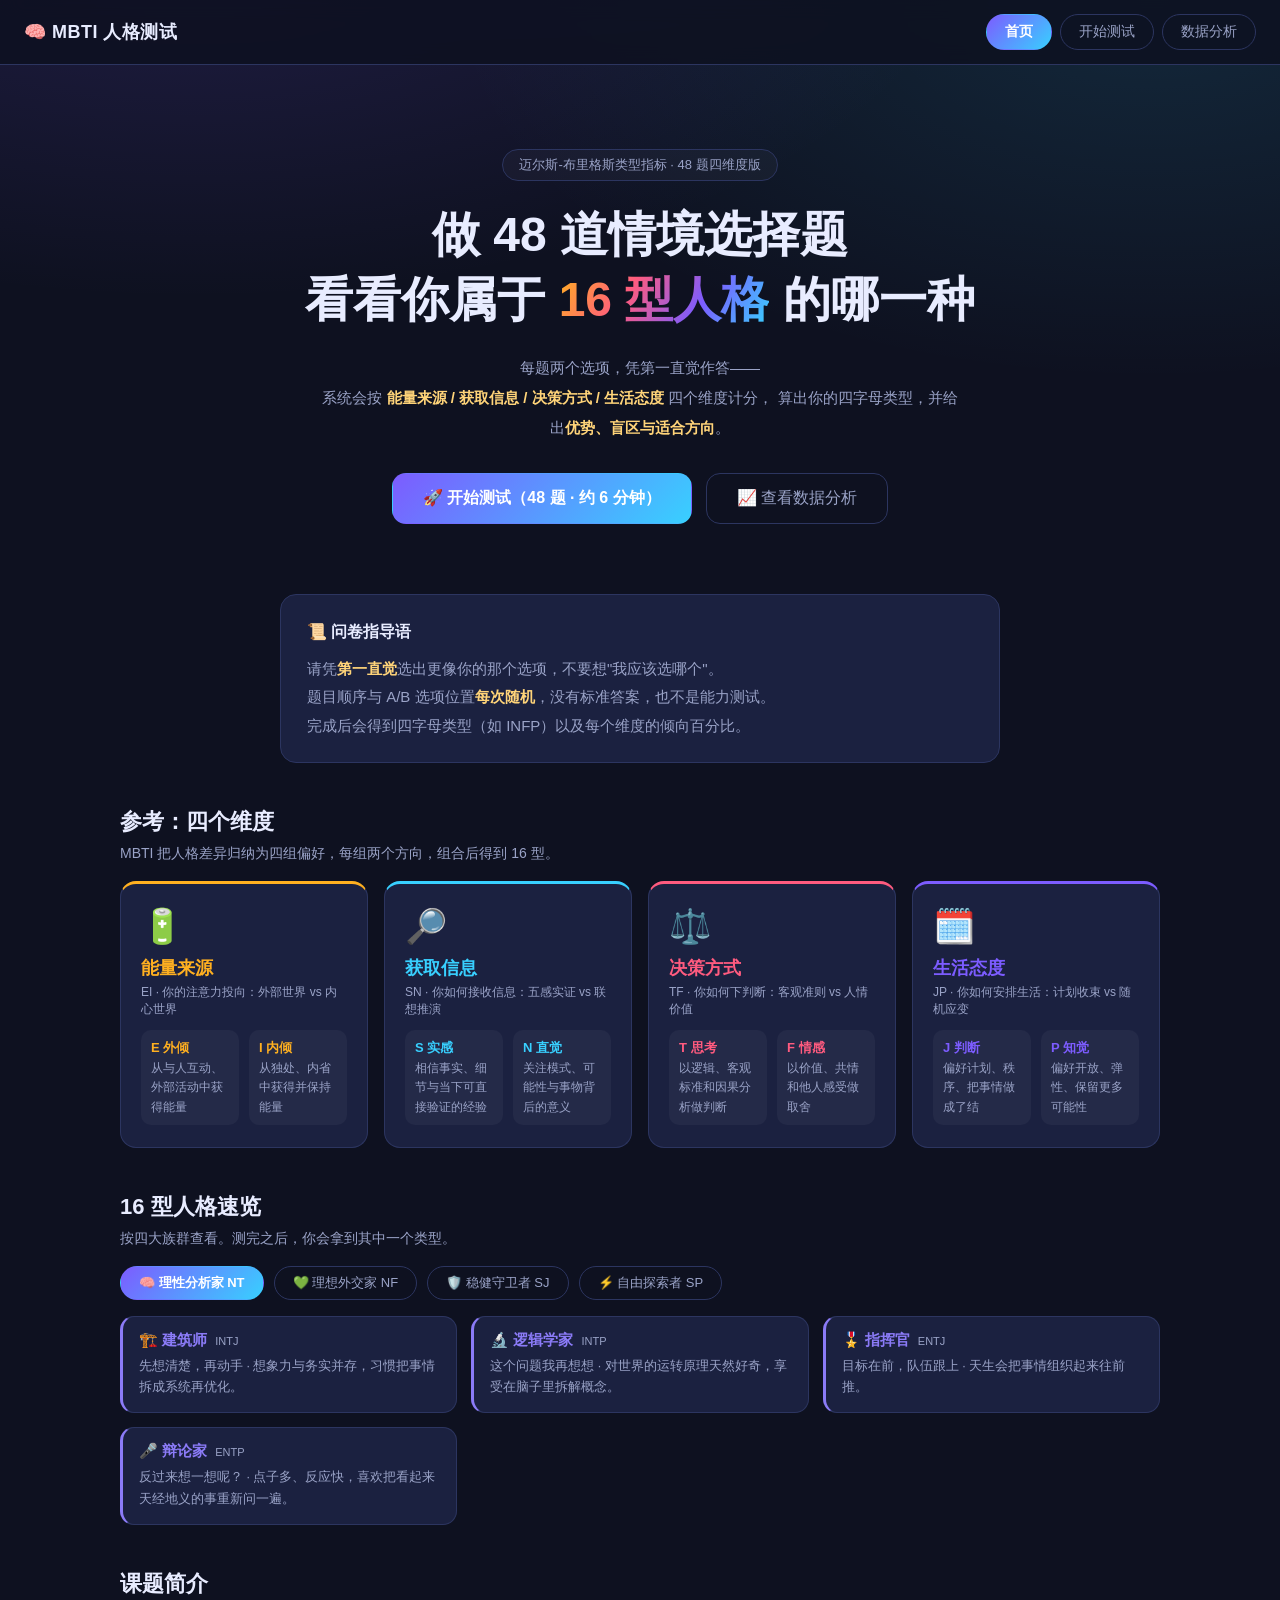
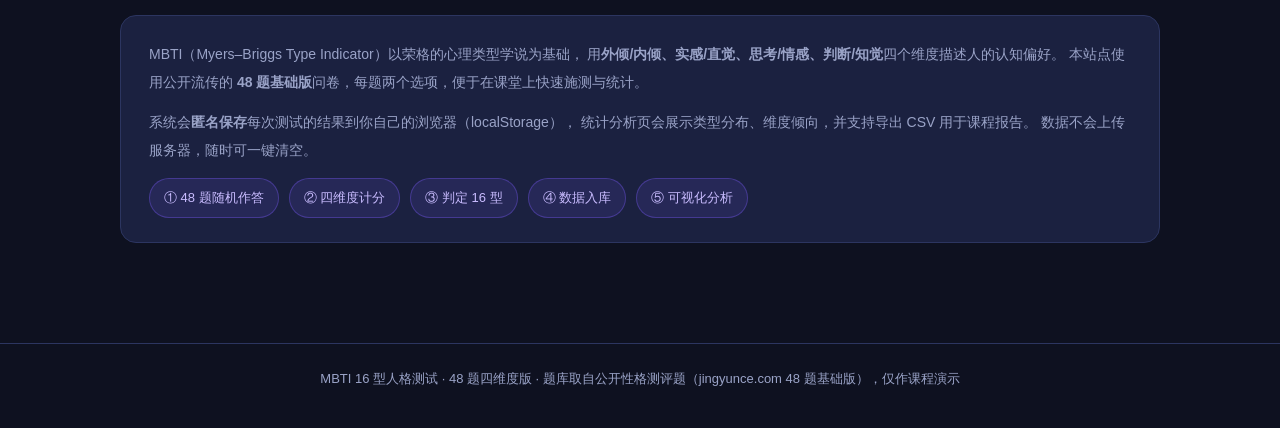
<file: mbti/index.html>
<!doctype html>
<html lang="zh-CN">
<head>
  <meta charset="utf-8">
  <meta name="viewport" content="width=device-width, initial-scale=1">
  <title>MBTI 16 型人格测试 · 48 题 · 四维度计分</title>
  <link rel="stylesheet" href="css/style.css">
</head>
<body>

  <!-- ===== 顶部导航 ===== -->
  <header class="topbar">
    <div class="brand">🧠 MBTI 人格测试</div>
    <nav>
      <button class="nav-btn active" data-view="home" onclick="showView('home')">首页</button>
      <button class="nav-btn" data-view="quiz" onclick="startTest()">开始测试</button>
      <button class="nav-btn" data-view="analysis" onclick="showView('analysis')">数据分析</button>
    </nav>
  </header>

  <main>
    <!-- ===== 首页 ===== -->
    <section id="view-home" class="view active">
      <div class="hero">
        <div class="hero-badge">迈尔斯-布里格斯类型指标 · 48 题四维度版</div>
        <h1>做 48 道情境选择题<br/>看看你属于 <span class="grad">16 型人格</span> 的哪一种</h1>
        <p class="hero-sub">
          每题两个选项，凭第一直觉作答——<br/>
          系统会按 <b>能量来源 / 获取信息 / 决策方式 / 生活态度</b> 四个维度计分，
          算出你的四字母类型，并给出<b>优势、盲区与适合方向</b>。
        </p>
        <div class="hero-actions">
          <button class="btn btn-primary btn-lg" onclick="startTest()">🚀 开始测试（48 题 · 约 6 分钟）</button>
          <button class="btn btn-ghost btn-lg" onclick="showView('analysis')">📈 查看数据分析</button>
        </div>
      </div>

      <div class="guide-box">
        <h3>📜 问卷指导语</h3>
        <p>
          请凭<b>第一直觉</b>选出更像你的那个选项，不要想"我应该选哪个"。<br/>
          题目顺序与 A/B 选项位置<b>每次随机</b>，没有标准答案，也不是能力测试。<br/>
          完成后会得到四字母类型（如 INFP）以及每个维度的倾向百分比。
        </p>
      </div>

      <h2 class="section-title">参考：四个维度</h2>
      <p class="section-sub">MBTI 把人格差异归纳为四组偏好，每组两个方向，组合后得到 16 型。</p>
      <div class="type-grid" id="home-dims"></div>

      <h2 class="section-title">16 型人格速览</h2>
      <p class="section-sub">按四大族群查看。测完之后，你会拿到其中一个类型。</p>
      <div class="tag-wall-switch" id="tag-wall-switch"></div>
      <div class="tag-wall" id="tag-wall"></div>

      <h2 class="section-title">课题简介</h2>
      <div class="intro-card">
        <p>
          MBTI（Myers–Briggs Type Indicator）以荣格的心理类型学说为基础，
          用<b>外倾/内倾、实感/直觉、思考/情感、判断/知觉</b>四个维度描述人的认知偏好。
          本站点使用公开流传的 <b>48 题基础版</b>问卷，每题两个选项，便于在课堂上快速施测与统计。
        </p>
        <p>
          系统会<b>匿名保存</b>每次测试的结果到你自己的浏览器（localStorage），
          统计分析页会展示类型分布、维度倾向，并支持导出 CSV 用于课程报告。
          数据不会上传服务器，随时可一键清空。
        </p>
        <div class="intro-steps">
          <span>① 48 题随机作答</span><span>② 四维度计分</span><span>③ 判定 16 型</span>
          <span>④ 数据入库</span><span>⑤ 可视化分析</span>
        </div>
      </div>
    </section>

    <!-- ===== 测试页 ===== -->
    <section id="view-quiz" class="view">
      <div class="quiz-progress-wrap">
        <div class="quiz-progress-text" id="quiz-progress-text"></div>
        <div class="quiz-progress-track"><div class="quiz-progress-bar" id="quiz-progress-bar"></div></div>
      </div>
      <div id="quiz-box" class="quiz-box"></div>
    </section>

    <!-- ===== 结果页 ===== -->
    <section id="view-result" class="view">
      <div id="result-box"></div>
    </section>

    <!-- ===== 数据分析 ===== -->
    <section id="view-analysis" class="view">
      <h2 class="section-title">测试数据分析</h2>
      <p class="section-sub">数据保存在本机浏览器（localStorage），可用于课堂展示与统计报告。</p>
      <div class="kpi-cards" id="kpi-row"></div>

      <div class="panel-grid">
        <div class="panel">
          <h3>16 型分布排行</h3>
          <div id="type-rank"></div>
        </div>
        <div class="panel">
          <h3>四维度平均倾向</h3>
          <div id="dim-stat"></div>
        </div>
      </div>

      <div class="info-card">
        <h3>怎么用这些数据</h3>
        <ul>
          <li><b>课堂统计</b>：做完一轮后点「导出问卷数据 CSV」，用 Excel 打开即可做进一步分析。</li>
          <li><b>维度倾向</b>：看四个维度各自的百分比落差，落差越大说明偏好越鲜明。</li>
          <li><b>类型分布</b>：柱状图按人次排序，可以快速看出这一批被测者的集中类型。</li>
          <li><b>隐私说明</b>：所有记录只存在你自己的浏览器里，换设备或清空缓存即失效。</li>
        </ul>
      </div>

      <div class="data-actions">
        <button class="btn btn-primary" onclick="loadDemoData()">🎲 载入示例数据（演示用）</button>
        <button class="btn btn-ghost" onclick="exportCSV()">⬇️ 导出问卷数据 CSV</button>
        <button class="btn btn-ghost" onclick="clearData()">🗑️ 清空本地数据</button>
      </div>
    </section>
  </main>

  <footer class="footer">
    MBTI 16 型人格测试 · 48 题四维度版 · 题库取自公开性格测评题（jingyunce.com 48 题基础版），仅作课程演示
  </footer>

  <script src="js/data.js"></script>
  <script src="js/app.js"></script>
</body>
</html>
</file>
<file: mbti/css/style.css>
/* ============================================================
 * MBTI 16 型人格测试 · 样式
 * 视觉参照 AI漫剧编剧人格测试（暗色 · 渐变霓虹风）
 * ============================================================ */

:root {
  --bg: #0e1120;
  --bg-2: #161b30;
  --card: #1b2140;
  --card-2: #202750;
  --line: #2c3560;
  --text: #e8ecff;
  --muted: #9aa3c7;
  --accent: #7c5cff;
  --accent-2: #38d0ff;
}

* { box-sizing: border-box; margin: 0; padding: 0; }

body {
  font-family: "PingFang SC", "Microsoft YaHei", "Segoe UI", sans-serif;
  background: var(--bg);
  color: var(--text);
  min-height: 100vh;
  font-size: 15px;
  background-image:
    radial-gradient(800px 400px at 15% -5%, rgba(124, 92, 255, .18), transparent),
    radial-gradient(700px 380px at 90% 0%, rgba(56, 208, 255, .12), transparent);
  background-repeat: no-repeat;
}

main { max-width: 1080px; margin: 0 auto; padding: 28px 20px 60px; }

/* ---------- 顶栏 ---------- */
.topbar {
  position: sticky; top: 0; z-index: 50;
  display: flex; align-items: center; justify-content: space-between;
  padding: 14px 24px;
  background: rgba(14, 17, 32, .85);
  backdrop-filter: blur(10px);
  border-bottom: 1px solid var(--line);
}
.brand { font-weight: 800; font-size: 18px; letter-spacing: .5px; }
nav { display: flex; gap: 8px; }
.nav-btn {
  padding: 8px 18px; border-radius: 999px; border: 1px solid var(--line);
  background: transparent; color: var(--muted); cursor: pointer; font-size: 14px;
  font-family: inherit; transition: all .2s;
}
.nav-btn:hover { color: var(--text); border-color: var(--accent); }
.nav-btn.active {
  color: #fff; background: linear-gradient(135deg, var(--accent), var(--accent-2));
  border-color: transparent; font-weight: 600;
}

/* ---------- 视图切换 ---------- */
.view { display: none; animation: fade .35s ease; }
.view.active { display: block; }
@keyframes fade { from { opacity: 0; transform: translateY(10px); } to { opacity: 1; transform: none; } }

/* ---------- 首页 Hero ---------- */
.hero { text-align: center; padding: 56px 16px 40px; }
.hero-badge {
  display: inline-block; padding: 6px 16px; margin-bottom: 22px;
  border: 1px solid var(--line); border-radius: 999px;
  color: var(--muted); font-size: 13px; background: rgba(255,255,255,.03);
}
.hero h1 { font-size: clamp(30px, 5vw, 48px); line-height: 1.35; font-weight: 900; }
.grad {
  background: linear-gradient(120deg, #ffb020, #ff5b7f, #7c5cff, #38d0ff);
  -webkit-background-clip: text; background-clip: text; color: transparent;
}
.hero-sub { margin: 20px auto 30px; max-width: 640px; color: var(--muted); line-height: 2; font-size: 15px; }
.hero-sub b { color: #ffd479; }
.hero-actions { display: flex; gap: 14px; justify-content: center; flex-wrap: wrap; }

.guide-box {
  margin: 30px auto 10px; max-width: 720px;
  background: var(--card); border: 1px solid var(--line); border-radius: 16px;
  padding: 22px 26px; line-height: 1.9; color: var(--muted);
}
.guide-box h3 { color: var(--text); margin-bottom: 8px; font-size: 16px; }
.guide-box b { color: #ffd479; }

/* ---------- 通用标题 ---------- */
.section-title { margin: 44px 0 8px; font-size: 22px; font-weight: 800; }
.sub-title { margin: 36px 0 14px; font-size: 19px; font-weight: 800; }
.section-sub { color: var(--muted); font-size: 14px; margin-bottom: 18px; }

/* ---------- 卡片网格 ---------- */
.type-grid { display: grid; grid-template-columns: repeat(auto-fit, minmax(230px, 1fr)); gap: 16px; margin-top: 16px; }
.type-card {
  background: var(--card); border: 1px solid var(--line); border-top: 3px solid var(--c);
  border-radius: 16px; padding: 22px 20px; transition: transform .2s, box-shadow .2s;
}
.type-card:hover { transform: translateY(-4px); box-shadow: 0 12px 30px rgba(0,0,0,.35); }
.type-emoji { font-size: 34px; margin-bottom: 10px; }
.type-card h3 { font-size: 18px; color: var(--c); }
.type-card-title { font-size: 12px; color: var(--muted); margin: 4px 0 10px; }
.type-card p { color: var(--muted); font-size: 13px; line-height: 1.7; margin-bottom: 12px; }
.type-card-slogan { font-size: 12px; color: var(--text); opacity: .75; border-left: 2px solid var(--c); padding-left: 10px; }

.pole-row { display: flex; justify-content: space-between; gap: 10px; margin-top: 12px; }
.pole {
  flex: 1; font-size: 12px; color: var(--muted); line-height: 1.6;
  background: rgba(255,255,255,.04); border-radius: 10px; padding: 8px 10px;
}
.pole b { color: var(--c); font-size: 13px; }

/* ---------- 标签墙 ---------- */
.tag-wall-switch { display: flex; gap: 10px; flex-wrap: wrap; margin-bottom: 16px; }
.chip {
  padding: 7px 18px; border-radius: 999px; border: 1px solid var(--line);
  background: transparent; color: var(--muted); cursor: pointer; font-size: 13px; font-family: inherit;
  transition: all .2s;
}
.chip:hover { color: var(--text); border-color: var(--accent); }
.chip.active {
  color: #fff; background: linear-gradient(135deg, var(--accent), var(--accent-2));
  border-color: transparent; font-weight: 600;
}
.tag-wall { display: grid; grid-template-columns: repeat(auto-fill, minmax(250px, 1fr)); gap: 14px; }
.tag-chip {
  background: var(--card); border: 1px solid var(--line); border-left: 3px solid var(--c);
  border-radius: 14px; padding: 14px 16px; transition: transform .2s;
}
.tag-chip:hover { transform: translateY(-3px); }
.tag-chip-name { font-size: 15px; font-weight: 700; color: var(--c); }
.tag-chip-main { font-size: 11px; color: var(--muted); font-weight: 400; margin-left: 8px; }
.tag-chip-desc { font-size: 12.5px; color: var(--muted); line-height: 1.7; margin-top: 6px; }

.intro-card {
  background: var(--card); border: 1px solid var(--line); border-radius: 16px;
  padding: 24px 28px; color: var(--muted); line-height: 2; font-size: 14px; margin-top: 16px;
}
.intro-card p { margin-bottom: 12px; }
.intro-steps { display: flex; gap: 10px; flex-wrap: wrap; margin-top: 14px; }
.intro-steps span {
  background: rgba(124,92,255,.12); color: #c9bcff; border: 1px solid rgba(124,92,255,.35);
  padding: 6px 14px; border-radius: 999px; font-size: 13px;
}

/* ---------- 按钮 ---------- */
.btn {
  padding: 10px 22px; border-radius: 12px; border: 1px solid var(--line);
  background: var(--card); color: var(--text); cursor: pointer; font-size: 14px;
  font-family: inherit; transition: all .2s;
}
.btn:hover { border-color: var(--accent); transform: translateY(-1px); }
.btn:disabled { opacity: .35; cursor: not-allowed; transform: none; }
.btn-primary {
  background: linear-gradient(135deg, var(--accent), var(--accent-2));
  border-color: transparent; font-weight: 700; color: #fff;
}
.btn-ghost { background: transparent; color: var(--muted); }
.btn-ghost:hover { color: var(--text); }
.btn-lg { padding: 14px 30px; font-size: 16px; border-radius: 14px; }

/* ---------- 测试页 ---------- */
.quiz-progress-wrap { max-width: 720px; margin: 10px auto 22px; text-align: center; }
.quiz-progress-text { color: var(--muted); font-size: 13px; margin-bottom: 8px; }
.quiz-progress-track { height: 8px; background: var(--card-2); border-radius: 999px; overflow: hidden; }
.quiz-progress-bar {
  height: 100%; width: 0; border-radius: 999px;
  background: linear-gradient(90deg, var(--accent), var(--accent-2));
  transition: width .35s ease;
}
.quiz-box {
  max-width: 720px; margin: 0 auto;
  background: var(--card); border: 1px solid var(--line); border-radius: 20px;
  padding: 32px 34px;
}
.q-tag {
  display: inline-block; font-size: 12px; color: var(--c, #ffd479);
  background: rgba(255,255,255,.05); border: 1px solid var(--c, rgba(255,176,32,.4));
  padding: 4px 12px; border-radius: 999px; margin-bottom: 14px;
}
.q-title { font-size: 22px; font-weight: 800; margin-bottom: 22px; line-height: 1.5; }
.options { display: flex; flex-direction: column; gap: 12px; }
.option {
  display: flex; align-items: center; gap: 14px; text-align: left;
  width: 100%; padding: 15px 16px; cursor: pointer;
  background: var(--bg-2); border: 1px solid var(--line); border-radius: 14px;
  color: var(--text); font-size: 14.5px; line-height: 1.65; transition: all .18s;
  font-family: inherit;
}
.option:hover { border-color: var(--accent); background: #1e2547; transform: translateX(4px); }
.option.selected { border-color: var(--accent); background: rgba(124,92,255,.14); }
.opt-letter {
  flex: none; width: 34px; height: 34px; border-radius: 10px;
  display: flex; align-items: center; justify-content: center;
  font-weight: 800; font-size: 15px; color: #0e1120; background: var(--accent);
}
.quiz-nav { display: flex; justify-content: space-between; margin-top: 26px; }

/* ---------- 结果页 ---------- */
.result-card {
  max-width: 760px; margin: 0 auto; text-align: center;
  background: var(--card); border: 1px solid var(--line); border-top: 4px solid var(--c);
  border-radius: 22px; padding: 44px 40px;
  animation: fade .4s ease;
}
.result-emoji { font-size: 56px; }
.result-label { color: var(--muted); margin: 12px 0 6px; font-size: 14px; letter-spacing: 2px; }
.result-name { font-size: 46px; color: var(--c); font-weight: 900; letter-spacing: 2px; }
.result-sub { margin-top: 6px; font-size: 14px; color: var(--muted); letter-spacing: 1px; }
.result-title { margin-top: 10px; color: var(--text); font-size: 16px; opacity: .9; }
.result-desc { margin: 18px auto 0; max-width: 560px; color: var(--muted); line-height: 2; text-align: left; }
.result-tags { margin: 18px 0 6px; display: flex; gap: 10px; justify-content: center; flex-wrap: wrap; }
.result-tags span {
  background: rgba(255,255,255,.05); border: 1px solid var(--c); color: var(--c);
  font-size: 13px; padding: 5px 14px; border-radius: 999px;
}
.dim-bars { margin-top: 26px; text-align: left; }
.dim-bars h3 { font-size: 15px; margin-bottom: 14px; }
.dim-row { display: grid; grid-template-columns: 1fr; gap: 6px; margin-bottom: 16px; }
.dim-head { display: flex; justify-content: space-between; font-size: 13px; color: var(--muted); }
.dim-head b { font-size: 15px; }
.two-bar { display: grid; grid-template-columns: 1fr 6px 1fr; align-items: center; gap: 0; }
.two-bar span { display: block; height: 10px; border-radius: 999px; background: var(--card-2); overflow: hidden; }
.two-bar span i { display: block; height: 100%; width: 0; transition: width .7s ease; }
.two-bar .left i { float: right; border-radius: 0 999px 999px 0; }
.two-bar .right i { border-radius: 0 999px 999px 0; }
.two-bar .mid { width: 6px; height: 10px; }

.pair-grid { display: grid; grid-template-columns: 1fr 1fr; gap: 16px; margin-top: 26px; text-align: left; }
@media (max-width: 700px) { .pair-grid { grid-template-columns: 1fr; } }
.pair-box { background: var(--bg-2); border: 1px solid var(--line); border-radius: 14px; padding: 18px 20px; }
.pair-box h4 { font-size: 14px; margin-bottom: 10px; color: var(--text); }
.pair-box ul { list-style: none; }
.pair-box li {
  color: var(--muted); font-size: 13.5px; line-height: 1.8;
  padding: 4px 0 4px 20px; position: relative;
}
.pair-box li::before { content: "▸"; position: absolute; left: 2px; color: var(--c); }
.career-line { margin-top: 18px; color: var(--muted); font-size: 14px; text-align: left; }
.career-line span { color: var(--text); }
.result-actions { margin-top: 30px; display: flex; gap: 12px; justify-content: center; flex-wrap: wrap; }

/* ---------- 分析页 ---------- */
.kpi-cards { display: grid; grid-template-columns: repeat(auto-fit, minmax(200px, 1fr)); gap: 16px; margin: 18px 0 26px; }
.kpi { background: var(--card); border: 1px solid var(--line); border-radius: 16px; padding: 22px; text-align: center; }
.kpi-num { font-size: 26px; font-weight: 900; }
.kpi-label { margin-top: 8px; color: var(--muted); font-size: 13px; }
.empty-tip {
  grid-column: 1 / -1; color: var(--muted); font-size: 14px;
  background: var(--card); border: 1px dashed var(--line); border-radius: 14px; padding: 22px; text-align: center;
}
.panel-grid { display: grid; grid-template-columns: 1fr 1fr; gap: 16px; }
@media (max-width: 860px) { .panel-grid { grid-template-columns: 1fr; } }
.panel { background: var(--card); border: 1px solid var(--line); border-radius: 18px; padding: 24px; }
.panel h3 { font-size: 16px; margin-bottom: 16px; }

.rank-row { display: grid; grid-template-columns: 92px 1fr 46px; align-items: center; gap: 12px; margin-bottom: 10px; }
.rank-name { font-size: 13px; color: var(--muted); }
.rank-name b { color: var(--text); }
.rank-bar { height: 10px; background: var(--bg-2); border-radius: 999px; overflow: hidden; }
.rank-bar i { display: block; height: 100%; border-radius: 999px; transition: width .6s ease; }
.rank-val { font-size: 13px; color: var(--muted); text-align: right; }

.info-card { background: var(--card); border: 1px solid var(--line); border-radius: 18px; padding: 24px; margin-top: 24px; }
.info-card h3 { font-size: 16px; margin-bottom: 14px; }
.info-card ul { list-style: none; }
.info-card li { color: var(--muted); font-size: 14px; line-height: 1.9; padding: 6px 0 6px 20px; position: relative; }
.info-card li::before { content: "▸"; position: absolute; left: 2px; color: var(--accent); }
.info-card b { color: var(--text); }

.data-actions { display: flex; gap: 12px; flex-wrap: wrap; margin-top: 26px; }

.footer {
  text-align: center; color: var(--muted); font-size: 13px;
  padding: 26px 20px 40px; border-top: 1px solid var(--line); margin-top: 40px;
}

@media (max-width: 640px) {
  .topbar { padding: 12px 14px; flex-wrap: wrap; gap: 10px; }
  .brand { font-size: 16px; width: 100%; }
  nav { width: 100%; justify-content: space-between; }
  .nav-btn { flex: 1; padding: 8px 6px; font-size: 13px; }
  main { padding: 20px 14px 40px; }
  .quiz-box { padding: 24px 20px; }
  .result-card { padding: 30px 22px; }
  .result-name { font-size: 38px; }
  .q-title { font-size: 19px; }
}
</file>
